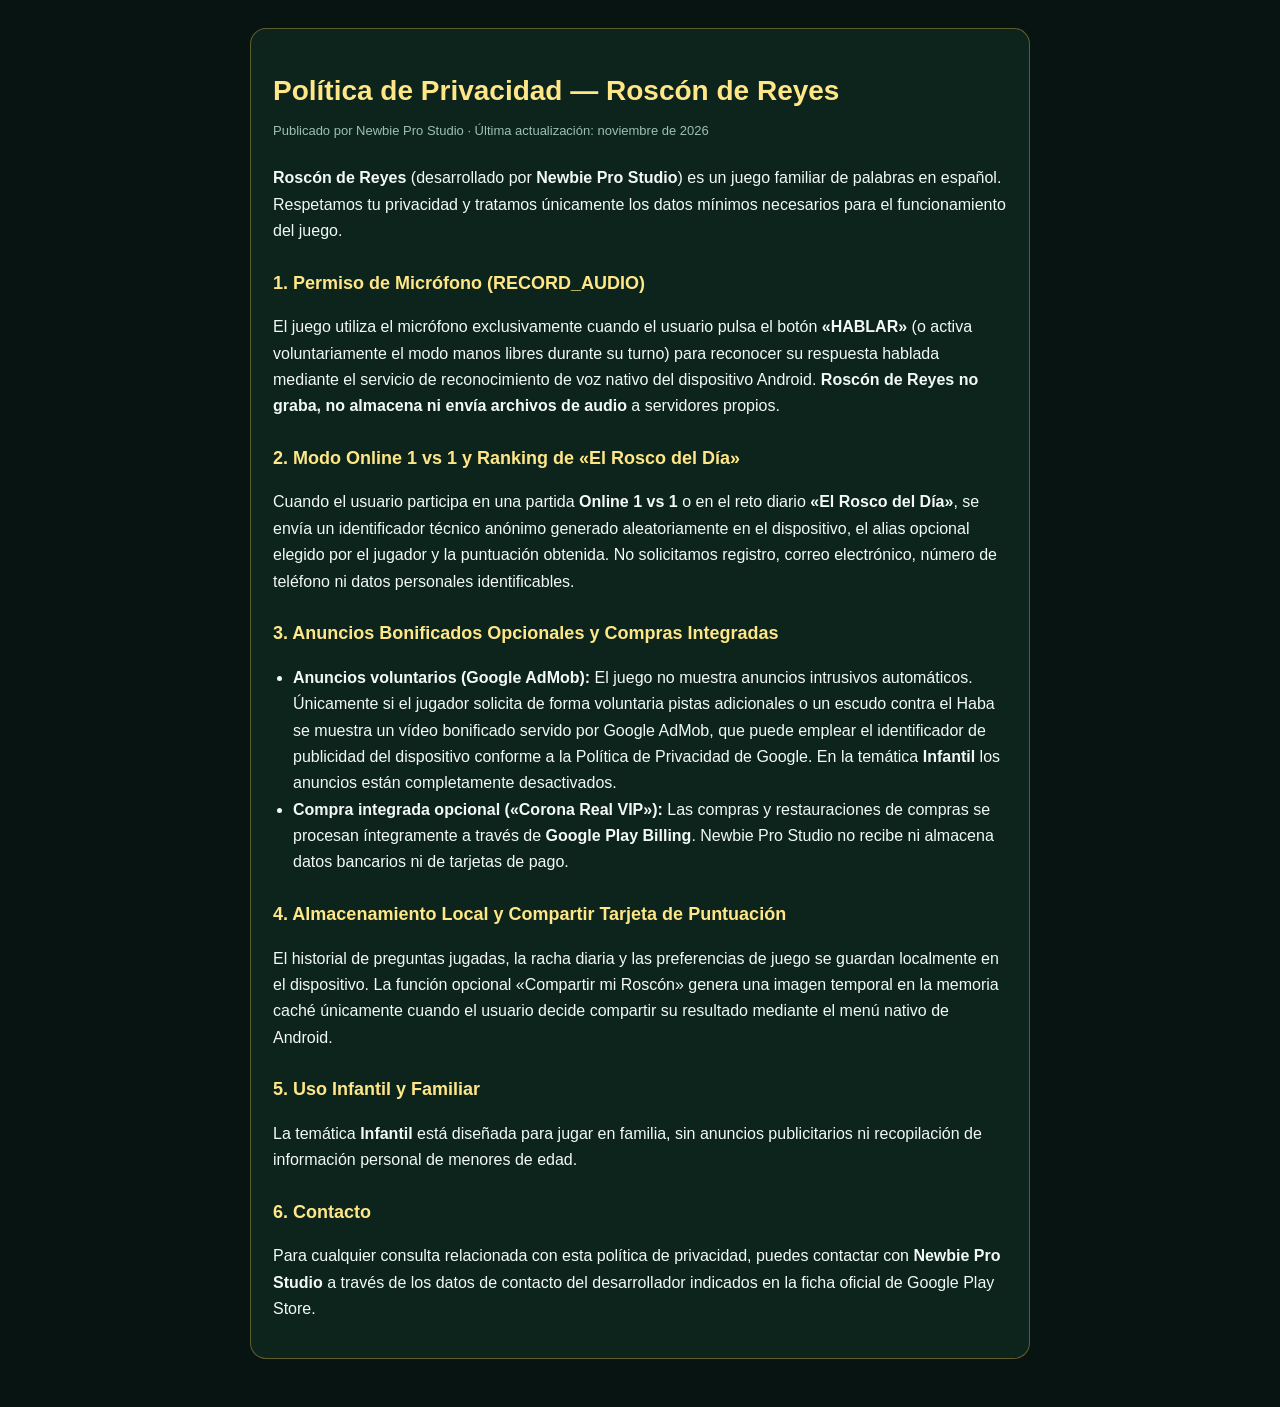
<file: store_kit/privacy_policy.html>
<!DOCTYPE html>
<html lang="es">
<head>
  <meta charset="UTF-8" />
  <meta name="viewport" content="width=device-width, initial-scale=1.0" />
  <title>Política de Privacidad — Roscón de Reyes</title>
  <style>
    body {
      font-family: -apple-system, BlinkMacSystemFont, "Segoe UI", Roboto, sans-serif;
      background: #081412;
      color: #f3f9f6;
      max-width: 780px;
      margin: 0 auto;
      padding: 28px 18px 48px;
      line-height: 1.65;
    }
    h1, h2 { color: #ffe686; }
    h1 { font-size: 28px; margin-bottom: 6px; }
    h2 { font-size: 18px; margin-top: 24px; }
    .meta { color: #9ec0b4; font-size: 13px; margin-bottom: 24px; }
    .card {
      background: rgba(14, 38, 31, 0.9);
      border: 1px solid rgba(251, 200, 74, 0.35);
      border-radius: 16px;
      padding: 20px 22px;
    }
    ul { padding-left: 20px; }
  </style>
</head>
<body>
  <div class="card">
    <h1>Política de Privacidad — Roscón de Reyes</h1>
    <div class="meta">Publicado por Newbie Pro Studio · Última actualización: noviembre de 2026</div>

    <p><strong>Roscón de Reyes</strong> (desarrollado por <strong>Newbie Pro Studio</strong>) es un juego familiar de palabras en español. Respetamos tu privacidad y tratamos únicamente los datos mínimos necesarios para el funcionamiento del juego.</p>

    <h2>1. Permiso de Micrófono (RECORD_AUDIO)</h2>
    <p>El juego utiliza el micrófono exclusivamente cuando el usuario pulsa el botón <strong>«HABLAR»</strong> (o activa voluntariamente el modo manos libres durante su turno) para reconocer su respuesta hablada mediante el servicio de reconocimiento de voz nativo del dispositivo Android. <strong>Roscón de Reyes no graba, no almacena ni envía archivos de audio</strong> a servidores propios.</p>

    <h2>2. Modo Online 1 vs 1 y Ranking de «El Rosco del Día»</h2>
    <p>Cuando el usuario participa en una partida <strong>Online 1 vs 1</strong> o en el reto diario <strong>«El Rosco del Día»</strong>, se envía un identificador técnico anónimo generado aleatoriamente en el dispositivo, el alias opcional elegido por el jugador y la puntuación obtenida. No solicitamos registro, correo electrónico, número de teléfono ni datos personales identificables.</p>

    <h2>3. Anuncios Bonificados Opcionales y Compras Integradas</h2>
    <ul>
      <li><strong>Anuncios voluntarios (Google AdMob):</strong> El juego no muestra anuncios intrusivos automáticos. Únicamente si el jugador solicita de forma voluntaria pistas adicionales o un escudo contra el Haba se muestra un vídeo bonificado servido por Google AdMob, que puede emplear el identificador de publicidad del dispositivo conforme a la Política de Privacidad de Google. En la temática <strong>Infantil</strong> los anuncios están completamente desactivados.</li>
      <li><strong>Compra integrada opcional («Corona Real VIP»):</strong> Las compras y restauraciones de compras se procesan íntegramente a través de <strong>Google Play Billing</strong>. Newbie Pro Studio no recibe ni almacena datos bancarios ni de tarjetas de pago.</li>
    </ul>

    <h2>4. Almacenamiento Local y Compartir Tarjeta de Puntuación</h2>
    <p>El historial de preguntas jugadas, la racha diaria y las preferencias de juego se guardan localmente en el dispositivo. La función opcional «Compartir mi Roscón» genera una imagen temporal en la memoria caché únicamente cuando el usuario decide compartir su resultado mediante el menú nativo de Android.</p>

    <h2>5. Uso Infantil y Familiar</h2>
    <p>La temática <strong>Infantil</strong> está diseñada para jugar en familia, sin anuncios publicitarios ni recopilación de información personal de menores de edad.</p>

    <h2>6. Contacto</h2>
    <p>Para cualquier consulta relacionada con esta política de privacidad, puedes contactar con <strong>Newbie Pro Studio</strong> a través de los datos de contacto del desarrollador indicados en la ficha oficial de Google Play Store.</p>
  </div>
</body>
</html>
</file>
